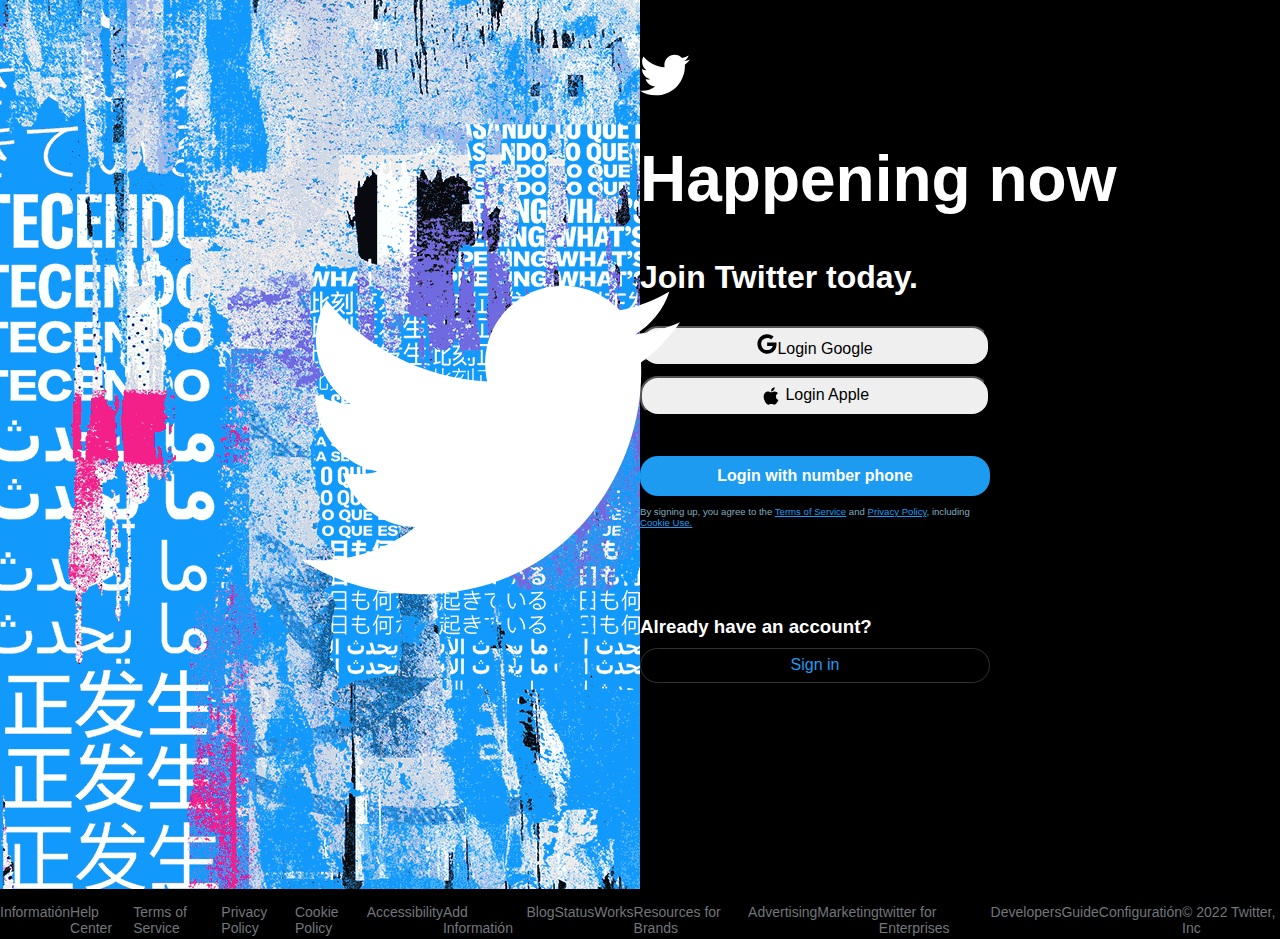
<file: flask_app/templates/index.html>
<!DOCTYPE html>
<html lang="en">

<head>
    <meta charset="UTF-8">
    <meta http-equiv="X-UA-Compatible" content="IE=edge">
    <meta name="viewport" content="width=device-width, initial-scale=1.0">
    <link rel="stylesheet" href="/assets/css/normalice.css">
    <link rel="stylesheet" href="/assets/css/main.css">
    <title>Document</title>
</head>

<body>
    <main class="main-container">
        <section class="container-left">
            <img src="/assets/icons/twitterLogo.svg" class="logo" alt="">
        </section>
        <!-- -----------------------container-right------------------------------- -->
        <section class="container-right">
            <div class="container-all">
                <div class="logo-top-left">
                    <img src="/assets/icons/twitterLogo.svg" class="logo-svg" alt="">
                </div>

                <div class="tittle">
                    <h1>Happening now</h1>

                    <h2>Join Twitter today.</h2>
                </div>

                <div class="buttons-register">
                    <button class="btn btn-google"><span><img src="/assets/icons/googleLogo.svg" alt=""></span>Login
                        Google</button>
                    <button class="btn btn-apple"><span> <img src="/assets/icons/AppleLogo.svg" alt=""> </span>Login
                        Apple</button>
                    <button class="btn btn-movil-register">Login with number phone</button>

                    <p>By signing up, you agree to the <a href="#">Terms of Service</a> and <a href="#">Privacy
                            Policy</a>, including <a href="#">Cookie Use.</a></a></p>
                </div>

                <div class="account">
                    <h3>Already have an account?</h3>
                    <button type="button" id="myBtn" class="login-btn" data-open="modal1">Sign in</button>

                    <!-- The Modal -->
                    <div id="myModal" class="modal">

                        <!-- Modal content -->
                        <div class="modal-content">
                            <span class="close">&times;</span>
                            <div class="logo-modal-twitter">

                            </div>

                            <form action="" class="register-modal">

                                <div class="container-input input-modal name">
                                    <input type="text" name="name" id="name" placeholder="Name">
                                </div>

                                <div class="container-input">
                                    <input type="text" name="lastname" id="lastname" placeholder="Last Name">
                                </div>

                                <div class="container-input">
                                    <input type="email" name="email" id="emai" placeholder="E-mail" >
                                </div>

                                <div class="container-input">     
                                    <input type="password" id="password" name="password" placeholder="Password">
                                </div>

                                <div class="container-input">
                                    <input type="password" name="confirmpassword" id="confirmpassword" placeholder="Confirm Password">
                                </div>

                            </form>
                            <button href="home.html" class="btn-send" type="submit">Register</button>
                        </div>

                    </div>







                </div>
            </div>
        </section>
    </main>
    <footer class="footer">
        <a href="#">Informatión</a>
        <a href="#">Help Center</a>
        <a href="#">Terms of Service</a>
        <a href="#">Privacy Policy</a>
        <a href="#">Cookie Policy</a>
        <a href="#">Accessibility</a>
        <a href="#">Add Informatión</a>
        <a href="#">Blog</a>
        <a href="#">Status</a>
        <a href="#">Works</a>
        <a href="#">Resources for Brands</a>
        <a href="#">Advertising</a>
        <a href="#">Marketing</a>
        <a href="#">twitter for Enterprises</a>
        <a href="#">Developers</a>
        <a href="#">Guide</a>
        <a href="#">Configuratión</a>
        <a href="#">© 2022 Twitter, Inc</a>
    </footer>

    <script src="/script/script.js"></script>
</body>

</html>
</file>
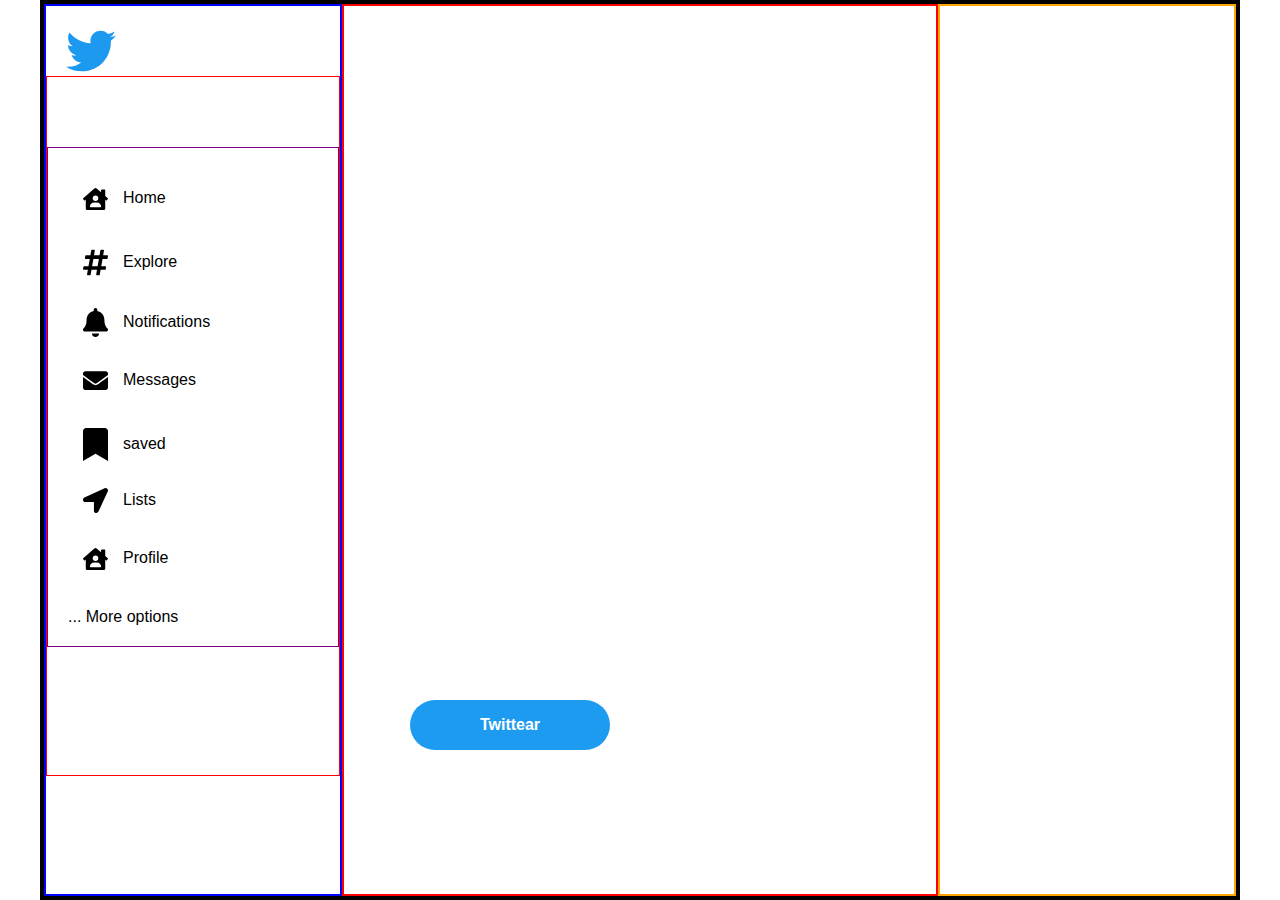
<file: flask_app/templates/home.html>
<!DOCTYPE html>
<html lang="en">
<head>
    <meta charset="UTF-8">
    <meta http-equiv="X-UA-Compatible" content="IE=edge">
    <meta name="viewport" content="width=device-width, initial-scale=1.0">
    <link rel="stylesheet" href="/assets/css/normalice.css">
    <link rel="stylesheet" href="/assets/css/Home.css">
    <title>Home</title>
</head>
<body>
    
    <main class="container-main">
        <div class="left-menu">
            <div class="container-logo--left">
                <a href="#"><img class="logo-left" src="/assets/icons/twitterLogo.svg" alt=""></a>
            </div>
            <div class="menu">
                <ul>
                    <li><span><a href="#"><img class="icon-list" src="/assets/icons/house-user.svg" alt="">Home</a></span></li>
                    <li><span><a href="#"><img class="icon-list" src="/assets/icons/hashtag.svg" alt="">Explore</a></span></li>
                    <li><span><a href="#"><img class="icon-list" src="/assets/icons/bell.svg" alt="">Notifications</a></span></li>
                    <li><span><a href="#"><img class="icon-list" src="/assets/icons/envelope.svg" alt="">Messages</a></span></li>
                    <li><span><a href="#"><img class="icon-list" src="/assets/icons/bookmark.svg" alt="">saved</a></span></li>
                    <li><span><a href="#"><img class="icon-list" src="/assets/icons/list.svg" alt="">Lists</a></span></li>
                    <li><span><a href="#"><img class="icon-list" src="/assets/icons/house-user.svg" alt="">Profile</a></span></li>
                    <li><span><a href="#">... More options</a></span></li>
                </ul>
                    <button class="twittear">Twittear</button>
            </div>
        </div>


        <div class="center-content">

        </div>
        

        <div class=sidebar>

        </div>










    </main>


</body>
</html>
</file>
<file: assets/css/main.css>
.main-container {
  width: 100%;
  height: 100vh;
  display: flex;
}

/* ----------------container---left--------- */
.container-left {
  width: 61%;
  height: 100vh;
  background-image: url("/assets/images/wallpaperLeft.png");
  position: relative;
}

.container-left .logo {
  width: 380px;
  height: 380px;
  filter: invert(99%) sepia(46%) saturate(2%) hue-rotate(76deg) brightness(108%)
    contrast(101%);
  position: absolute;
  left: 300px;
  top: 250px;
}

/* ----------------container-right------------------------------------------ */

.container-right {
  width: 50%;
  height: 100vh;
  background-color: #000000;
  color: #ffffff;
  font-family: Arial, Helvetica, sans-serif;
}
.container-all{
    width: 800px;
    height: 850px;
    margin: 0 auto;
    margin-top: 50px;
}
.container-right .logo-top-left{
    width: 50px;
    height: 50px;
    margin-top: 10px;
}
.container-right .logo-top-left img{
    width: 100%;
    height: 100%;
    filter: invert(99%) sepia(46%) saturate(2%) hue-rotate(76deg) brightness(108%)
    contrast(101%)
}

.tittle h1{
    font-size: 4rem;
    font-weight: bold;
}
.tittle h2{
    font-size: 2rem;
}

.container-all .buttons-register{
    width: 350px;
    height: 300px;
    margin-top: 20px;
    display: flex;
    flex-direction: column;
}
.buttons-register .btn{
    border-radius: 18px;
    margin-top: 10px;
    height: 40px;
    cursor: pointer;
}
.buttons-register .btn-google span > img{
    width: 20px;
    height: 20px;
    cursor: pointer;
}
.buttons-register .btn-apple span > img{
    width: 20px;
    height: 20px;
    vertical-align: middle;
    cursor: pointer;
}
.buttons-register .btn-movil-register{
    margin-top: 40px;
    background-color: #1d9bf0;
    color: #ffffff;
    border: none;
    font-weight: bold;
    cursor: pointer;
}
.buttons-register .btn-movil-register:hover{
  background-color: #ffffff;
  color: #1d9bf0;
  transition: ease-in 0.2s;
}
.buttons-register p{
    margin-top: 10px;
    font-size: 0.6rem;
}
.buttons-register p{
    color: #7fabbe;
}
.buttons-register p a{
    color: #1d9bf0;
}

.container-all .account{
    width: 350px;
    height: 80px;
}

.modal {
    display: none; /* Hidden by default */
    position: fixed; /* Stay in place */
    z-index: 1; /* Sit on top */
    padding-top: 100px; /* Location of the box */
    left: 0;
    top: 0;
    width: 100%; /* Full width */
    height: 100%; /* Full height */
    overflow: auto; /* Enable scroll if needed */
    background-color: rgb(0,0,0); /* Fallback color */
    background-color: rgba(0,0,0,0.4); /* Black w/ opacity */
  }
  
  /* Modal Content */
  .modal-content {
    background-color: #000000;
    margin: auto;
    padding: 20px;
    border: 1px solid #888;
    border-radius: 12px;
    width: 600px;
    height: 650px;
    color: red;
  }
  /* form register modal */
  .register-modal {
    border: 1px solid black;
    margin: 0 auto;
    margin-top: 60px;
    width: 500px;
    height: 450px;
  }
  .register-modal .container-input{
    /* border: 1px solid black; */
    width: 70%;
    height: 50px;
    margin: 0 auto;
    margin-top: 20px;
  }
  .register-modal input{
    width: 100%;
    height: 100%;
    border-radius: 4px;
    border: 1px solid #71767b;
    outline: none;
  }
  .modal-content .btn-send{
    position: absolute;
    margin-top: 20px;
    width: 250px;
    height: 40px;
    left: 830px;
    background-color: #1d9bf0;
    color: white;
    outline: none;
    border: 1px solid #71767b;
    border-radius: 4px;
  }
  .btn-send:hover{
    background-color: #ffffff;
    color: #1d9bf0;
    transition: ease-in 0.2s;
  }
  
  
  /* The Close Button */
  .close {
    color: #aaaaaa;
    float: right;
    font-size: 28px;
    font-weight: bold;
  }
  .close:hover,
  .close:focus {
    color: #000;
    text-decoration: none;
    cursor: pointer;
  }
.account .login-btn{
    margin-top: 10px;
    width: 100%;
    height: 35px;
    border-radius: 18px;
    color: #1d9bf0;
    background-color: #000000;
    border: 1px solid #2f3336;
    cursor: pointer;
}
.account .login-btn:hover{
  background-color: #1d9bf0;
  color: #000;
  transition: ease-in 0.2s; 
}
/* -----------------footer--------------- */
.footer{
    position: absolute;
    top: 889px;
    width: 100%;
    height: 50px;
    font-size: 14px;
    display: flex;
    justify-content: space-around;
    padding-top: 15px;
    color: #2f3336;
    background-color: #000000;
}
.footer a{
    text-decoration: none;
    color: #71767b;
    font-family: Arial, Helvetica, sans-serif;
}
</file>
<file: assets/css/Home.css>
body {
  font-family: sans-serif;
}

.container-main {
  margin: 0 auto;
  border: 4px solid black;
  width: 1200px;
  height: 100vh;
  display: flex;
}
.container-logo--left {
  width: 50px;
  height: 50px;
  margin-left: 20px;
  margin-top: 20px;
}
.container-logo--left:hover{
  border-radius: 100px;
  background-color: rgba(113, 118, 123, 0.3);
}
.container-logo--left .logo-left{
  filter: invert(54%) sepia(30%) saturate(5591%) hue-rotate(179deg) brightness(98%) contrast(91%);
}

.left-menu {
  border: 2px solid blue;
  width: 25%;
  height: 100%;
}

.center-content {
  border: 2px solid red;
  width: 50%;
  height: 100%;
}

.sidebar {
  border: 2px solid orange;
  width: 25%;
  height: 100%;
}

/* -----------------menu--left-------------------- */

.menu {
  border: 1px solid red;
  height: 700px;
}
.menu ul {
  border: 1px solid purple;
  /* padding-left: 50px; */
  padding-top: 20px;
  margin-top: 70px;
  width: 100%;
  height: 500px;
}
.menu ul > li {
  padding-top: 20px;
  margin-bottom: 10px;
  margin-left: 20px;
  border-radius: 22px;
  width: 250px;
  height: 50px;
  list-style: none;
}
.menu ul > li:hover {
  cursor: pointer;
  /* border: 1px solid #71767b; */
  background-color: rgba(113, 118, 123, 0.3);
}
.menu ul li a {
  border-radius: 22px;
  display: block;
  color: black;
  text-decoration: none;
}
.menu ul li span a > img {
  width: 25px;
  margin-right: 15px;
  margin-left: 15px;
  vertical-align: middle;
  
  
}

.menu .twittear {
  width: 200px;
  height: 50px;
  border-radius: 28px;
  position: absolute;
  top: 700px;
  left: 410px;
   background-color: rgb(29, 155, 240);
   color: white;
   border: none;
   cursor: pointer;
   font-weight: bold;
}
</file>
<file: assets/css/normalice.css>
/* add for david */
*,
*::after,
*::before {
  box-sizing: border-box;
   margin: 0; 
  padding: 0;
} 

/*! normalize.css v8.0.1 | MIT License | github.com/necolas/normalize.css */

/* Document
   ========================================================================== */

/**
 * 1. Correct the line height in all browsers.
 * 2. Prevent adjustments of font size after orientation changes in iOS.
 */

 html {
    line-height: 1.15; /* 1 */
    -webkit-text-size-adjust: 100%; /* 2 */
  }
  
  /* Sections
     ========================================================================== */
  
  /**
   * Remove the margin in all browsers.
   */
  
  body {
    margin: 0;
  }
  
  /**
   * Render the `main` element consistently in IE.
   */
  
  main {
    display: block;
  }
  
  /**
   * Correct the font size and margin on `h1` elements within `section` and
   * `article` contexts in Chrome, Firefox, and Safari.
   */
  
  h1 {
    font-size: 2em;
    margin: 0.67em 0;
  }
  
  /* Grouping content
     ========================================================================== */
  
  /**
   * 1. Add the correct box sizing in Firefox.
   * 2. Show the overflow in Edge and IE.
   */
  
  hr {
    box-sizing: content-box; /* 1 */
    height: 0; /* 1 */
    overflow: visible; /* 2 */
  }
  
  /**
   * 1. Correct the inheritance and scaling of font size in all browsers.
   * 2. Correct the odd `em` font sizing in all browsers.
   */
  
  pre {
    font-family: monospace, monospace; /* 1 */
    font-size: 1em; /* 2 */
  }
  
  /* Text-level semantics
     ========================================================================== */
  
  /**
   * Remove the gray background on active links in IE 10.
   */
  
  a {
    background-color: transparent;
  }
  
  /**
   * 1. Remove the bottom border in Chrome 57-
   * 2. Add the correct text decoration in Chrome, Edge, IE, Opera, and Safari.
   */
  
  abbr[title] {
    border-bottom: none; /* 1 */
    text-decoration: underline; /* 2 */
    text-decoration: underline dotted; /* 2 */
  }
  
  /**
   * Add the correct font weight in Chrome, Edge, and Safari.
   */
  
  b,
  strong {
    font-weight: bolder;
  }
  
  /**
   * 1. Correct the inheritance and scaling of font size in all browsers.
   * 2. Correct the odd `em` font sizing in all browsers.
   */
  
  code,
  kbd,
  samp {
    font-family: monospace, monospace; /* 1 */
    font-size: 1em; /* 2 */
  }
  
  /**
   * Add the correct font size in all browsers.
   */
  
  small {
    font-size: 80%;
  }
  
  /**
   * Prevent `sub` and `sup` elements from affecting the line height in
   * all browsers.
   */
  
  sub,
  sup {
    font-size: 75%;
    line-height: 0;
    position: relative;
    vertical-align: baseline;
  }
  
  sub {
    bottom: -0.25em;
  }
  
  sup {
    top: -0.5em;
  }
  
  /* Embedded content
     ========================================================================== */
  
  /**
   * Remove the border on images inside links in IE 10.
   */
  
  img {
    border-style: none;
  }
  
  /* Forms
     ========================================================================== */
  
  /**
   * 1. Change the font styles in all browsers.
   * 2. Remove the margin in Firefox and Safari.
   */
  
  button,
  input,
  optgroup,
  select,
  textarea {
    font-family: inherit; /* 1 */
    font-size: 100%; /* 1 */
    line-height: 1.15; /* 1 */
    margin: 0; /* 2 */
  }
  
  /**
   * Show the overflow in IE.
   * 1. Show the overflow in Edge.
   */
  
  button,
  input { /* 1 */
    overflow: visible;
  }
  
  /**
   * Remove the inheritance of text transform in Edge, Firefox, and IE.
   * 1. Remove the inheritance of text transform in Firefox.
   */
  
  button,
  select { /* 1 */
    text-transform: none;
  }
  
  /**
   * Correct the inability to style clickable types in iOS and Safari.
   */
  
  button,
  [type="button"],
  [type="reset"],
  [type="submit"] {
    -webkit-appearance: button;
  }
  
  /**
   * Remove the inner border and padding in Firefox.
   */
  
  button::-moz-focus-inner,
  [type="button"]::-moz-focus-inner,
  [type="reset"]::-moz-focus-inner,
  [type="submit"]::-moz-focus-inner {
    border-style: none;
    padding: 0;
  }
  
  /**
   * Restore the focus styles unset by the previous rule.
   */
  
  button:-moz-focusring,
  [type="button"]:-moz-focusring,
  [type="reset"]:-moz-focusring,
  [type="submit"]:-moz-focusring {
    outline: 1px dotted ButtonText;
  }
  
  /**
   * Correct the padding in Firefox.
   */
  
  fieldset {
    padding: 0.35em 0.75em 0.625em;
  }
  
  /**
   * 1. Correct the text wrapping in Edge and IE.
   * 2. Correct the color inheritance from `fieldset` elements in IE.
   * 3. Remove the padding so developers are not caught out when they zero out
   *    `fieldset` elements in all browsers.
   */
  
  legend {
    box-sizing: border-box; /* 1 */
    color: inherit; /* 2 */
    display: table; /* 1 */
    max-width: 100%; /* 1 */
    padding: 0; /* 3 */
    white-space: normal; /* 1 */
  }
  
  /**
   * Add the correct vertical alignment in Chrome, Firefox, and Opera.
   */
  
  progress {
    vertical-align: baseline;
  }
  
  /**
   * Remove the default vertical scrollbar in IE 10+.
   */
  
  textarea {
    overflow: auto;
  }
  
  /**
   * 1. Add the correct box sizing in IE 10.
   * 2. Remove the padding in IE 10.
   */
  
  [type="checkbox"],
  [type="radio"] {
    box-sizing: border-box; /* 1 */
    padding: 0; /* 2 */
  }
  
  /**
   * Correct the cursor style of increment and decrement buttons in Chrome.
   */
  
  [type="number"]::-webkit-inner-spin-button,
  [type="number"]::-webkit-outer-spin-button {
    height: auto;
  }
  
  /**
   * 1. Correct the odd appearance in Chrome and Safari.
   * 2. Correct the outline style in Safari.
   */
  
  [type="search"] {
    -webkit-appearance: textfield; /* 1 */
    outline-offset: -2px; /* 2 */
  }
  
  /**
   * Remove the inner padding in Chrome and Safari on macOS.
   */
  
  [type="search"]::-webkit-search-decoration {
    -webkit-appearance: none;
  }
  
  /**
   * 1. Correct the inability to style clickable types in iOS and Safari.
   * 2. Change font properties to `inherit` in Safari.
   */
  
  ::-webkit-file-upload-button {
    -webkit-appearance: button; /* 1 */
    font: inherit; /* 2 */
  }
  
  /* Interactive
     ========================================================================== */
  
  /*
   * Add the correct display in Edge, IE 10+, and Firefox.
   */
  
  details {
    display: block;
  }
  
  /*
   * Add the correct display in all browsers.
   */
  
  summary {
    display: list-item;
  }
  
  /* Misc
     ========================================================================== */
  
  /**
   * Add the correct display in IE 10+.
   */
  
  template {
    display: none;
  }
  
  /**
   * Add the correct display in IE 10.
   */
  
  [hidden] {
    display: none;
  }
</file>
